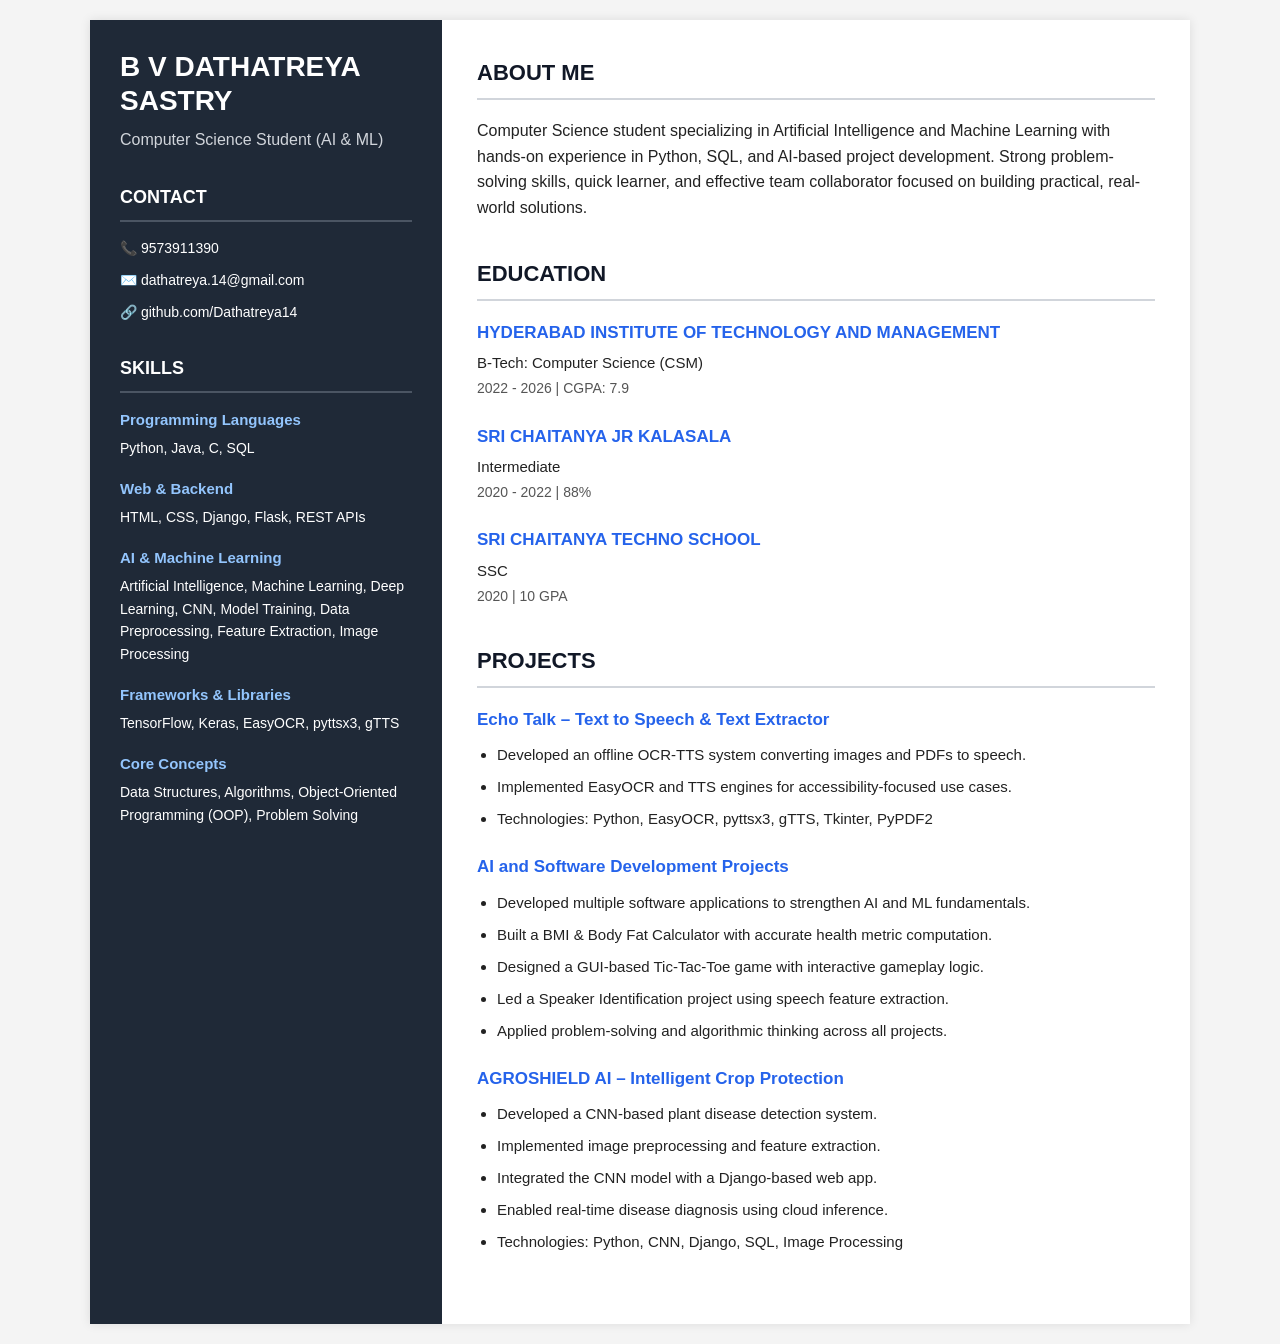
<file: index.html>
<!DOCTYPE html>
<html lang="en">
<head>
  <meta charset="UTF-8" />
  <meta name="viewport" content="width=device-width, initial-scale=1.0"/>
  <title>Resume - B V Dathatreya Sastry</title>

  <style>
    * {
      margin: 0;
      padding: 0;
      box-sizing: border-box;
    }

    body {
      font-family: Arial, sans-serif;
      background: #f4f4f4;
      color: #222;
      line-height: 1.6;
      padding: 20px;
    }

    .resume-container {
      max-width: 1100px;
      margin: auto;
      background: #fff;
      display: grid;
      grid-template-columns: 32% 68%;
      box-shadow: 0 0 10px rgba(0,0,0,0.1);
    }

    /* SIDEBAR */

    .sidebar {
      background: #1f2937;
      color: white;
      padding: 30px;
    }

    .profile h1 {
      font-size: 28px;
      margin-bottom: 10px;
      line-height: 1.2;
    }

    .profile h2 {
      font-size: 16px;
      font-weight: 400;
      color: #d1d5db;
      margin-bottom: 30px;
    }

    .sidebar section {
      margin-bottom: 30px;
    }

    .sidebar h3 {
      font-size: 18px;
      margin-bottom: 15px;
      border-bottom: 2px solid #4b5563;
      padding-bottom: 8px;
    }

    .sidebar p {
      font-size: 14px;
      margin-bottom: 10px;
    }

    .skill-group {
      margin-bottom: 18px;
    }

    .skill-group h4 {
      font-size: 15px;
      margin-bottom: 5px;
      color: #93c5fd;
    }

    /* MAIN CONTENT */

    .main-content {
      padding: 35px;
    }

    .main-content section {
      margin-bottom: 35px;
    }

    .main-content h3 {
      font-size: 22px;
      color: #111827;
      margin-bottom: 18px;
      border-bottom: 2px solid #d1d5db;
      padding-bottom: 8px;
    }

    .education-item,
    .project {
      margin-bottom: 22px;
    }

    .education-item h4,
    .project h4 {
      font-size: 17px;
      color: #2563eb;
      margin-bottom: 5px;
    }

    .education-item p {
      font-size: 15px;
    }

    .education-item span {
      font-size: 14px;
      color: #555;
    }

    .project ul {
      margin-left: 20px;
      margin-top: 10px;
    }

    .project li {
      margin-bottom: 8px;
      font-size: 15px;
    }

    /* RESPONSIVE */

    @media (max-width: 768px) {
      .resume-container {
        grid-template-columns: 1fr;
      }

      .sidebar,
      .main-content {
        padding: 25px;
      }
    }
  </style>
</head>

<body>

  <div class="resume-container">

    <!-- LEFT SIDEBAR -->
    <aside class="sidebar">

      <div class="profile">
        <h1>B V DATHATREYA SASTRY</h1>
        <h2>Computer Science Student (AI & ML)</h2>
      </div>

      <section class="contact">
        <h3>CONTACT</h3>
        <p>📞 9573911390</p>
        <p>✉️ dathatreya.14@gmail.com</p>
        <p>🔗 github.com/Dathatreya14</p>
      </section>

      <section class="skills">
        <h3>SKILLS</h3>

        <div class="skill-group">
          <h4>Programming Languages</h4>
          <p>Python, Java, C, SQL</p>
        </div>

        <div class="skill-group">
          <h4>Web & Backend</h4>
          <p>HTML, CSS, Django, Flask, REST APIs</p>
        </div>

        <div class="skill-group">
          <h4>AI & Machine Learning</h4>
          <p>
            Artificial Intelligence, Machine Learning,
            Deep Learning, CNN, Model Training,
            Data Preprocessing, Feature Extraction,
            Image Processing
          </p>
        </div>

        <div class="skill-group">
          <h4>Frameworks & Libraries</h4>
          <p>TensorFlow, Keras, EasyOCR, pyttsx3, gTTS</p>
        </div>

        <div class="skill-group">
          <h4>Core Concepts</h4>
          <p>
            Data Structures, Algorithms,
            Object-Oriented Programming (OOP),
            Problem Solving
          </p>
        </div>

      </section>
    </aside>

    <!-- MAIN CONTENT -->
    <main class="main-content">

      <section>
        <h3>ABOUT ME</h3>

        <p>
          Computer Science student specializing in Artificial Intelligence
          and Machine Learning with hands-on experience in Python, SQL,
          and AI-based project development. Strong problem-solving skills,
          quick learner, and effective team collaborator focused on building
          practical, real-world solutions.
        </p>
      </section>

      <section>
        <h3>EDUCATION</h3>

        <div class="education-item">
          <h4>HYDERABAD INSTITUTE OF TECHNOLOGY AND MANAGEMENT</h4>
          <p>B-Tech: Computer Science (CSM)</p>
          <span>2022 - 2026 | CGPA: 7.9</span>
        </div>

        <div class="education-item">
          <h4>SRI CHAITANYA JR KALASALA</h4>
          <p>Intermediate</p>
          <span>2020 - 2022 | 88%</span>
        </div>

        <div class="education-item">
          <h4>SRI CHAITANYA TECHNO SCHOOL</h4>
          <p>SSC</p>
          <span>2020 | 10 GPA</span>
        </div>
      </section>

      <section>
        <h3>PROJECTS</h3>

        <div class="project">
          <h4>Echo Talk – Text to Speech & Text Extractor</h4>

          <ul>
            <li>Developed an offline OCR-TTS system converting images and PDFs to speech.</li>
            <li>Implemented EasyOCR and TTS engines for accessibility-focused use cases.</li>
            <li>Technologies: Python, EasyOCR, pyttsx3, gTTS, Tkinter, PyPDF2</li>
          </ul>
        </div>

        <div class="project">
          <h4>AI and Software Development Projects</h4>

          <ul>
            <li>Developed multiple software applications to strengthen AI and ML fundamentals.</li>
            <li>Built a BMI & Body Fat Calculator with accurate health metric computation.</li>
            <li>Designed a GUI-based Tic-Tac-Toe game with interactive gameplay logic.</li>
            <li>Led a Speaker Identification project using speech feature extraction.</li>
            <li>Applied problem-solving and algorithmic thinking across all projects.</li>
          </ul>
        </div>

        <div class="project">
          <h4>AGROSHIELD AI – Intelligent Crop Protection</h4>

          <ul>
            <li>Developed a CNN-based plant disease detection system.</li>
            <li>Implemented image preprocessing and feature extraction.</li>
            <li>Integrated the CNN model with a Django-based web app.</li>
            <li>Enabled real-time disease diagnosis using cloud inference.</li>
            <li>Technologies: Python, CNN, Django, SQL, Image Processing</li>
          </ul>
        </div>

      </section>

    </main>

  </div>

</body>
</html>
</file>
